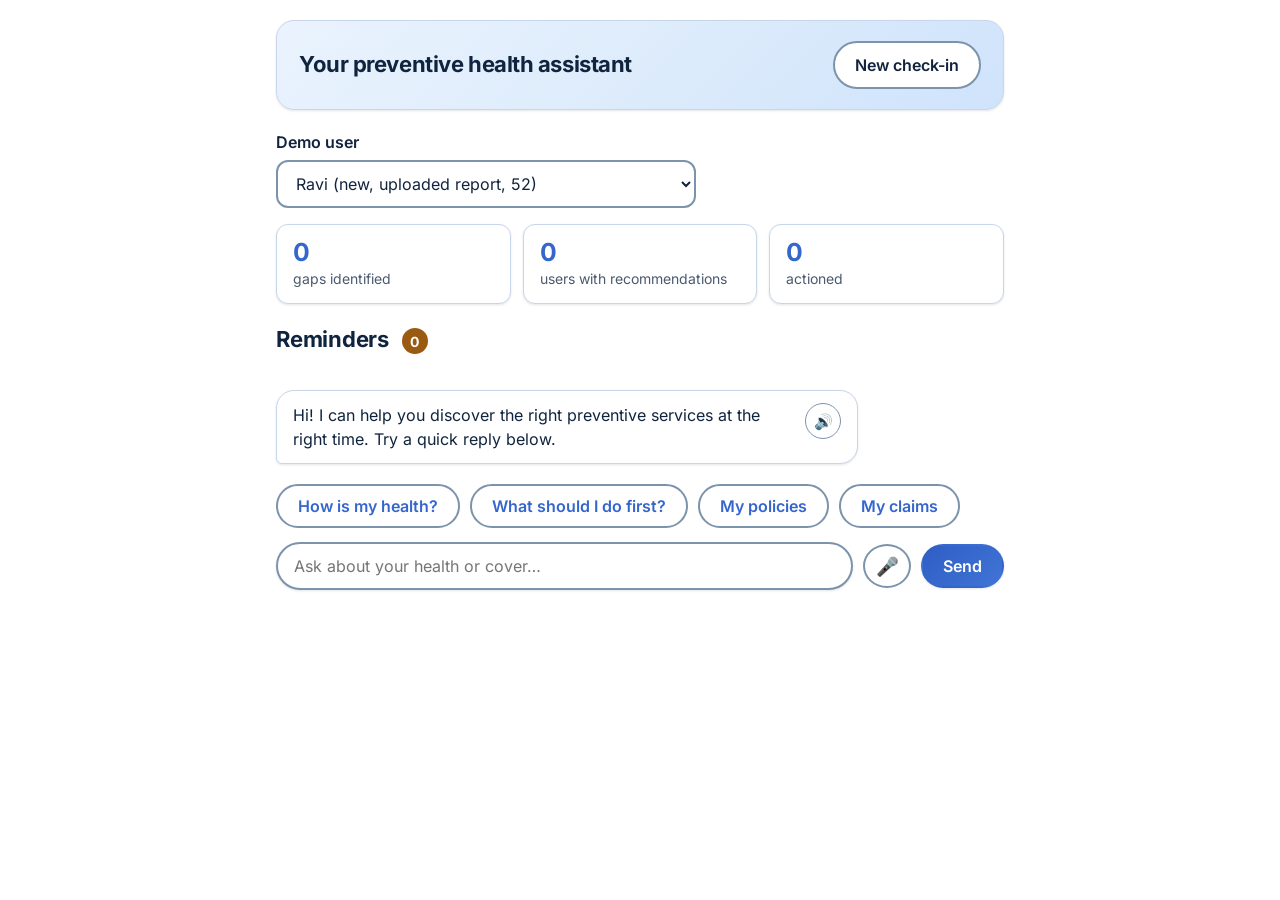
<file: bupa-preventive-assistant/web/index.html>
<!DOCTYPE html>
<html lang="en">
<head>
  <meta charset="utf-8" />
  <meta name="viewport" content="width=device-width, initial-scale=1" />
  <title>Bupa Preventive Health Assistant</title>
  <link rel="stylesheet" href="styles/tokens.css?v=13" />
  <link rel="stylesheet" href="styles/senior-mode.css?v=13" />
  <link rel="stylesheet" href="styles/app.css?v=13" />
</head>
<body>
  <main class="app">
    <header class="topbar">
      <h1>Your preventive health assistant</h1>
      <div>
        <a class="btn secondary" href="survey.html">New check-in</a>
      </div>
    </header>

    <!-- demo user picker -->
    <div class="field">
      <label for="userSelect">Demo user</label>
      <select id="userSelect" aria-label="Choose a demo user"></select>
    </div>

    <!-- live impact counters (§16) -->
    <section class="impact" id="impact" aria-live="polite">
      <span class="stat"><b id="gaps">0</b> gaps identified</span>
      <span class="stat"><b id="recos">0</b> users with recommendations</span>
      <span class="stat"><b id="actioned">0</b> actioned</span>
    </section>

    <!-- notifications -->
    <section aria-labelledby="notifH">
      <h2 id="notifH">Reminders <span class="badge" id="notifBadge">0</span></h2>
      <div id="notifs"></div>
    </section>

    <!-- chat -->
    <section aria-labelledby="chatH">
      <h2 id="chatH" class="sr-only">Chat</h2>
      <div class="messages" id="messages" aria-live="polite"></div>

      <div class="quick-replies" id="quickReplies">
        <button data-msg="How is my health?">How is my health?</button>
        <button data-msg="What should I do first?">What should I do first?</button>
        <button data-msg="What are my policies?">My policies</button>
        <button data-msg="Show my claims">My claims</button>
      </div>

      <form id="chatForm">
        <label class="sr-only" for="chatInput">Type a message</label>
        <input id="chatInput" placeholder="Ask about your health or cover…" autocomplete="off" />
        <button type="button" id="micBtn" class="mic" aria-label="Speak your message" aria-pressed="false" title="Speak your message">🎤</button>
        <button type="submit">Send</button>
      </form>
    </section>
  </main>

  <script src="config.js?v=13"></script>
  <script src="mock.js?v=13"></script>
  <script src="voice.js?v=13"></script>
  <script src="chat.js?v=13"></script>
</body>
</html>
</file>
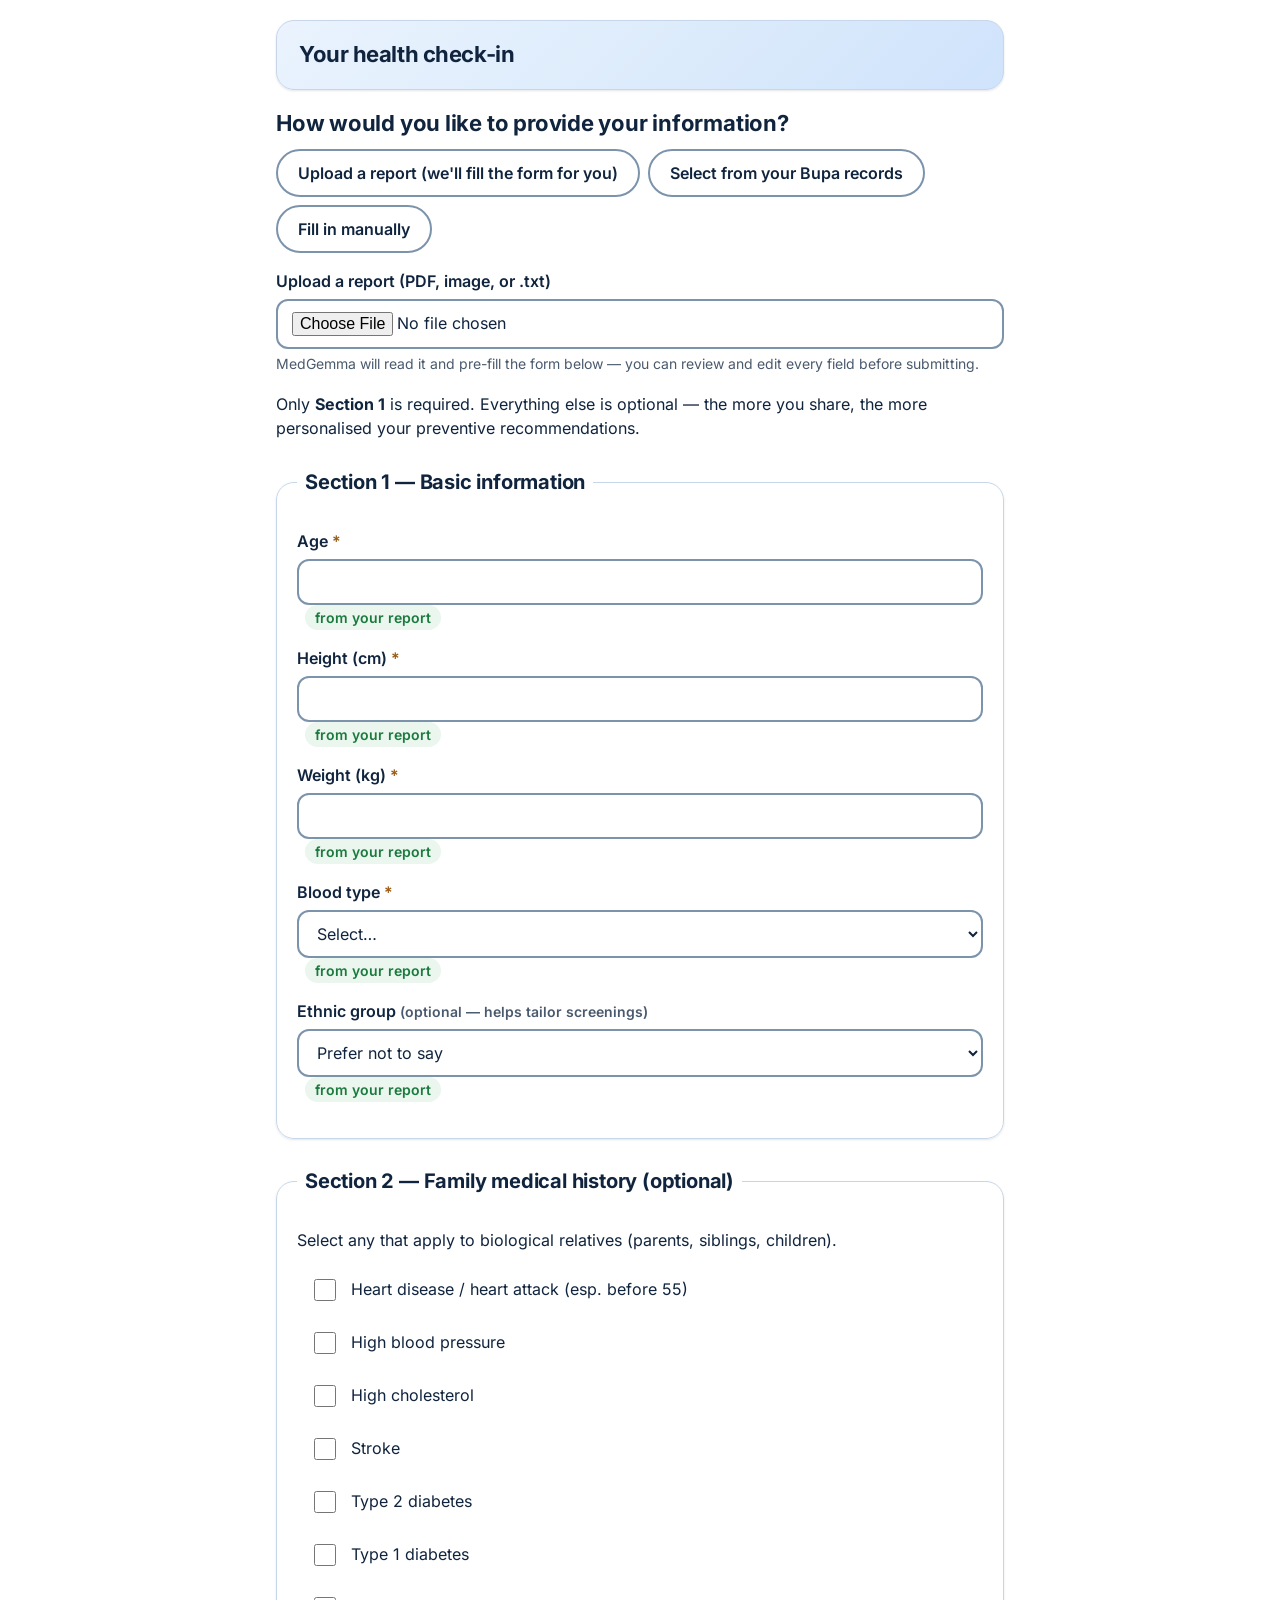
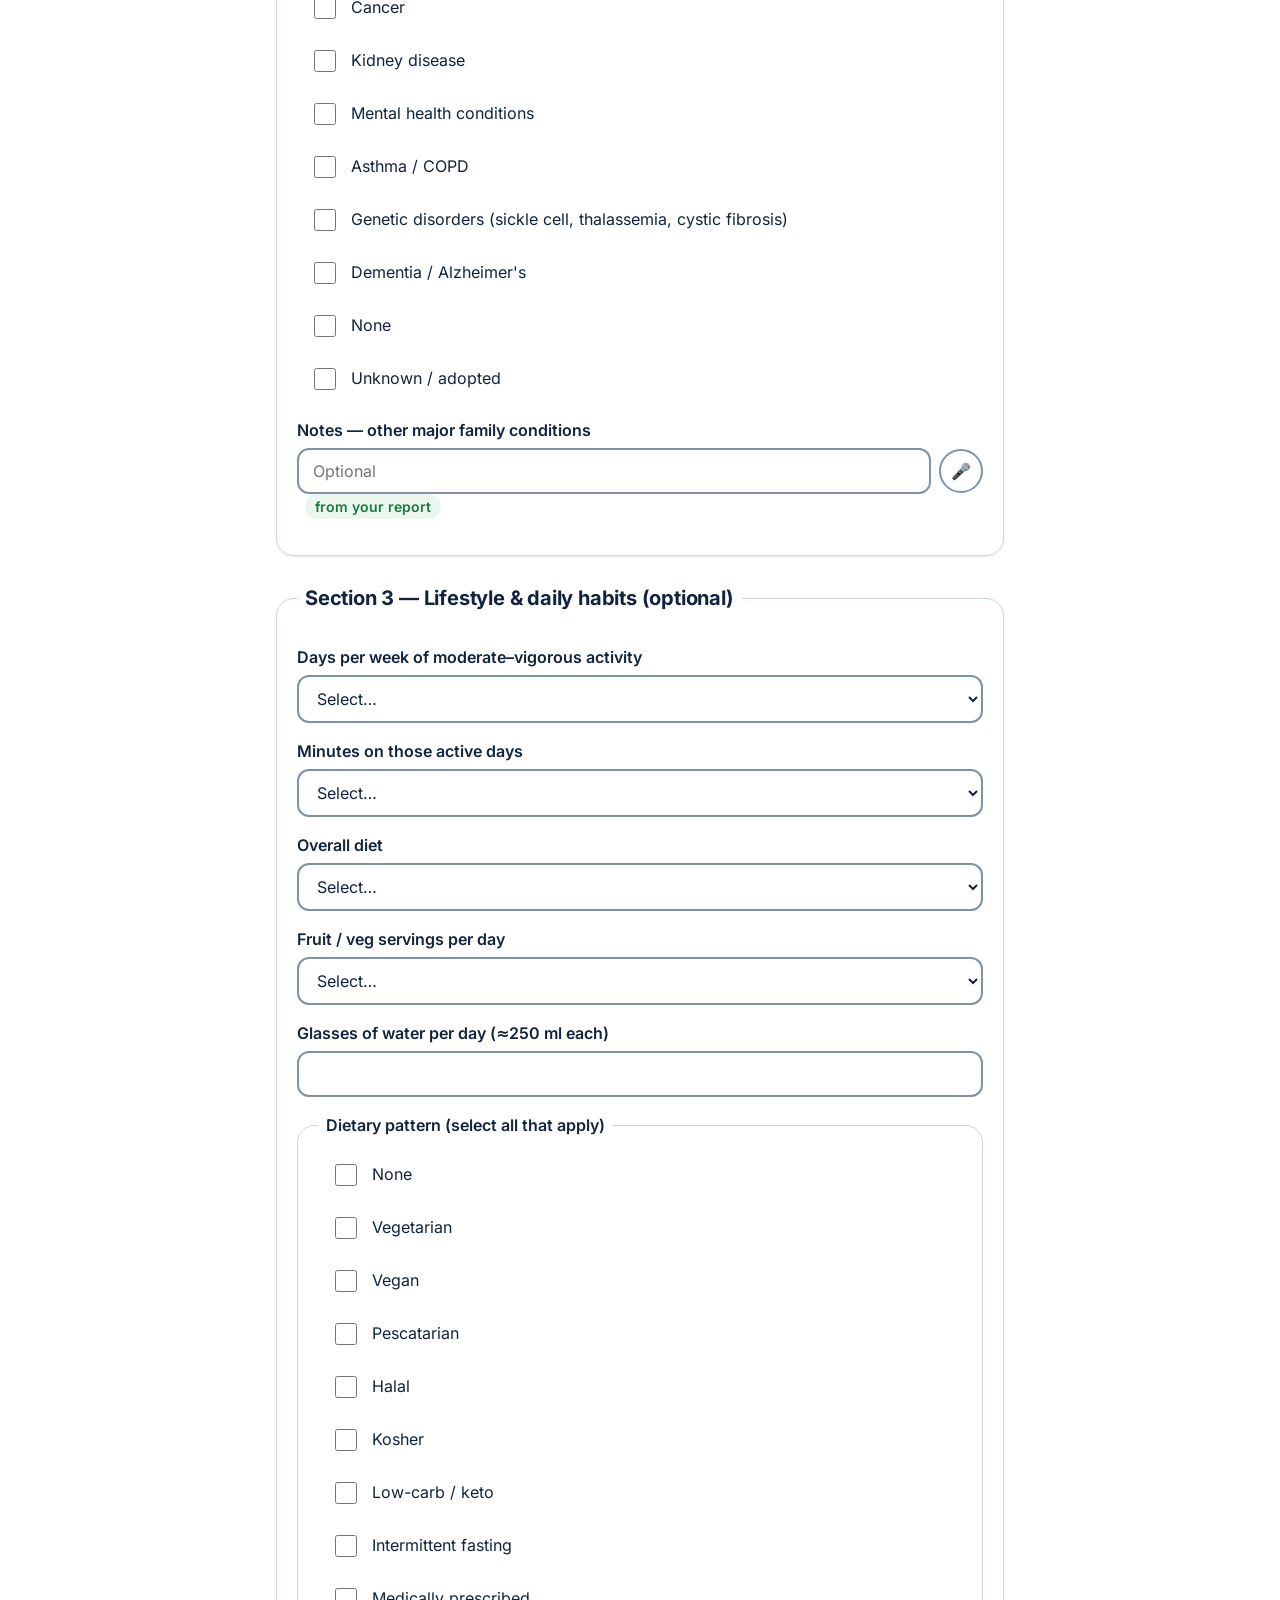
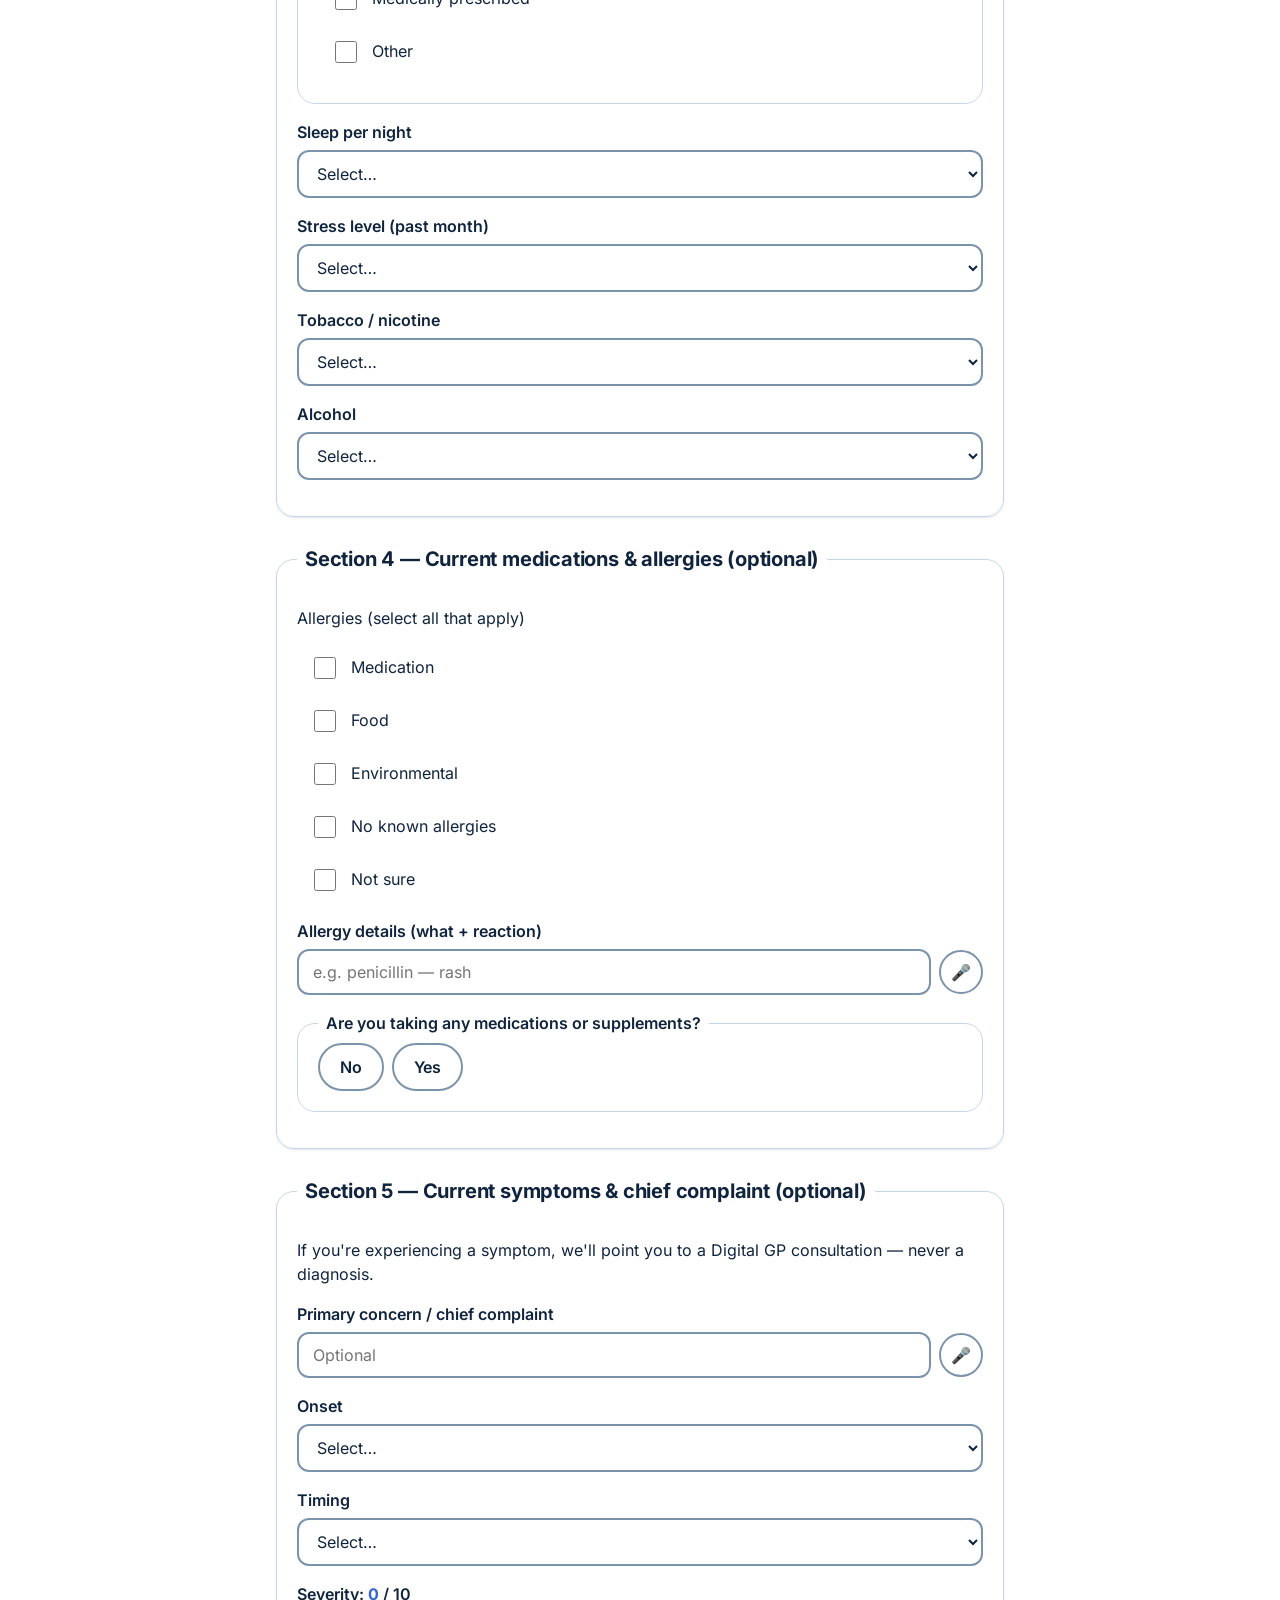
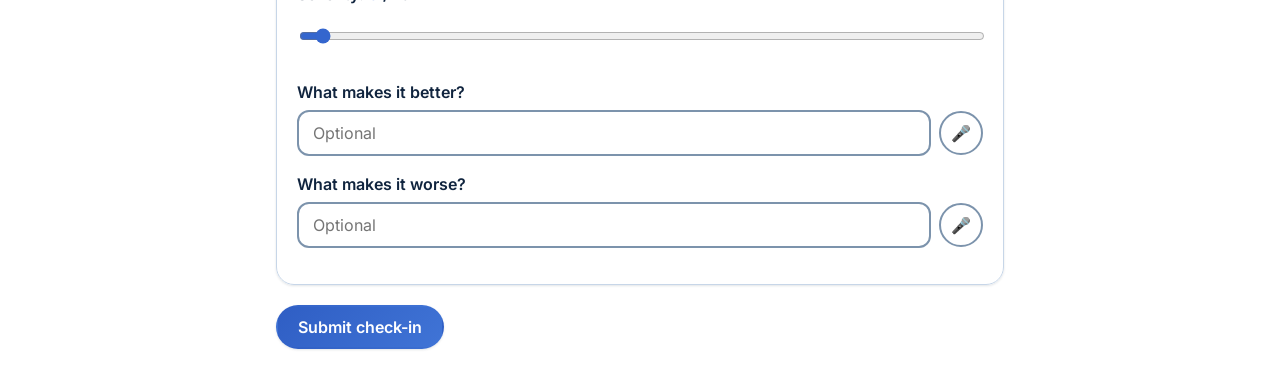
<file: bupa-preventive-assistant/web/survey.html>
<!DOCTYPE html>
<html lang="en">
<head>
  <meta charset="utf-8" />
  <meta name="viewport" content="width=device-width, initial-scale=1" />
  <title>Pre-survey — Bupa Preventive Health Assistant</title>
  <link rel="stylesheet" href="styles/tokens.css?v=13" />
  <link rel="stylesheet" href="styles/senior-mode.css?v=13" />
  <link rel="stylesheet" href="styles/app.css?v=13" />
</head>
<body>
  <main class="app">
    <header class="topbar">
      <h1>Your health check-in</h1>
    </header>

    <!-- 4.5 input-method choice -->
    <section aria-labelledby="methodH">
      <h2 id="methodH">How would you like to provide your information?</h2>
      <div class="choice-row" style="display:flex; gap:8px; flex-wrap:wrap;">
        <label class="btn secondary">
          <input type="radio" name="method" value="upload" class="sr-only" checked />
          Upload a report (we'll fill the form for you)
        </label>
        <label class="btn secondary">
          <input type="radio" name="method" value="bupa_records" class="sr-only" />
          Select from your Bupa records
        </label>
        <label class="btn secondary">
          <input type="radio" name="method" value="manual" class="sr-only" />
          Fill in manually
        </label>
      </div>

      <div class="field" id="uploadArea">
        <label for="reportFile">Upload a report (PDF, image, or .txt)</label>
        <input type="file" id="reportFile" accept=".pdf,.png,.jpg,.jpeg,.txt" />
        <p class="hint" id="uploadStatus">MedGemma will read it and pre-fill the form below — you can review and edit every field before submitting.</p>
      </div>

      <div class="field" id="recordsArea" style="display:none;">
        <button type="button" id="pullRecords" class="secondary">Pull from my Bupa records</button>
        <p class="hint" id="recordsStatus">We'll pre-fill the form from your most recent Bupa records — you can review and edit every field before submitting.</p>
      </div>
    </section>

    <p class="hint">Only <strong>Section 1</strong> is required. Everything else is optional — the more you share, the more personalised your preventive recommendations.</p>

    <form id="surveyForm">
      <!-- ============ SECTION 1 — Basic information (MANDATORY) ============ -->
      <fieldset>
        <legend><h2 id="s1H">Section 1 — Basic information</h2></legend>

        <div class="field">
          <label class="required" for="age">Age</label>
          <input id="age" name="age" type="number" inputmode="numeric" min="0" max="120" required />
          <span class="prefilled-tag" data-for="age" hidden>from your report</span>
        </div>
        <div class="field">
          <label class="required" for="height">Height (cm)</label>
          <input id="height" name="height_cm" type="number" inputmode="numeric" min="50" max="250" required />
          <span class="prefilled-tag" data-for="height" hidden>from your report</span>
        </div>
        <div class="field">
          <label class="required" for="weight">Weight (kg)</label>
          <input id="weight" name="weight_kg" type="number" inputmode="numeric" min="20" max="400" required />
          <span class="prefilled-tag" data-for="weight" hidden>from your report</span>
        </div>
        <div class="field">
          <label class="required" for="blood">Blood type</label>
          <select id="blood" name="blood_type" required>
            <option value="">Select…</option>
            <option>O+</option><option>O-</option><option>A+</option><option>A-</option>
            <option>B+</option><option>B-</option><option>AB+</option><option>AB-</option>
          </select>
          <span class="prefilled-tag" data-for="blood" hidden>from your report</span>
        </div>
        <div class="field">
          <label for="ethnicity">Ethnic group <span class="hint">(optional — helps tailor screenings)</span></label>
          <select id="ethnicity" name="ethnicity">
            <option value="">Prefer not to say</option>
            <option value="white">White</option>
            <option value="black">Black / African / Caribbean</option>
            <option value="asian">Asian</option>
            <option value="mixed">Mixed / Multiple</option>
            <option value="other">Other</option>
          </select>
          <span class="prefilled-tag" data-for="ethnicity" hidden>from your report</span>
        </div>
      </fieldset>

      <!-- ============ SECTION 2 — Family medical history (optional) ============ -->
      <fieldset>
        <legend><h2>Section 2 — Family medical history <span class="hint">(optional)</span></h2></legend>
        <p class="hint" id="famH">Select any that apply to biological relatives (parents, siblings, children).</p>
        <div class="check-list" role="group" aria-labelledby="famH">
          <label><input type="checkbox" name="famhist" value="heart_disease" /> Heart disease / heart attack (esp. before 55)</label>
          <label><input type="checkbox" name="famhist" value="high_blood_pressure" /> High blood pressure</label>
          <label><input type="checkbox" name="famhist" value="high_cholesterol" /> High cholesterol</label>
          <label><input type="checkbox" name="famhist" value="stroke" /> Stroke</label>
          <label><input type="checkbox" name="famhist" value="type2_diabetes" /> Type 2 diabetes</label>
          <label><input type="checkbox" name="famhist" value="type1_diabetes" /> Type 1 diabetes</label>
          <label><input type="checkbox" name="famhist" value="cancer" /> Cancer</label>
          <label><input type="checkbox" name="famhist" value="kidney_disease" /> Kidney disease</label>
          <label><input type="checkbox" name="famhist" value="mental_health" /> Mental health conditions</label>
          <label><input type="checkbox" name="famhist" value="asthma_copd" /> Asthma / COPD</label>
          <label><input type="checkbox" name="famhist" value="genetic_disorder" /> Genetic disorders (sickle cell, thalassemia, cystic fibrosis)</label>
          <label><input type="checkbox" name="famhist" value="dementia" /> Dementia / Alzheimer's</label>
          <label><input type="checkbox" name="famhist" value="none" /> None</label>
          <label><input type="checkbox" name="famhist" value="unknown" /> Unknown / adopted</label>
        </div>
        <div class="field" id="cancerDetailField" hidden>
          <label for="cancerDetail">Cancer — type and relative</label>
          <input id="cancerDetail" type="text" placeholder="e.g. breast cancer, mother" />
        </div>
        <div class="field">
          <label for="famNotes">Notes — other major family conditions</label>
          <input id="famNotes" type="text" placeholder="Optional" />
          <span class="prefilled-tag" data-for="family" hidden>from your report</span>
        </div>
      </fieldset>

      <!-- ============ SECTION 3 — Lifestyle & daily habits (optional) ============ -->
      <fieldset>
        <legend><h2>Section 3 — Lifestyle &amp; daily habits <span class="hint">(optional)</span></h2></legend>

        <div class="field">
          <label for="activity">Days per week of moderate–vigorous activity</label>
          <select id="activity" name="activity_days">
            <option value="">Select…</option>
            <option value="0">0 days</option><option value="1-2">1–2 days</option>
            <option value="3-4">3–4 days</option><option value="5+">5+ days</option>
          </select>
        </div>
        <div class="field">
          <label for="activityMin">Minutes on those active days</label>
          <select id="activityMin" name="activity_minutes">
            <option value="">Select…</option>
            <option value="<15">Under 15</option><option value="15-30">15–30</option>
            <option value="30-60">30–60</option><option value=">60">Over 60</option>
          </select>
        </div>
        <div class="field">
          <label for="diet">Overall diet</label>
          <select id="diet" name="diet">
            <option value="">Select…</option>
            <option value="excellent">Excellent</option><option value="good">Good</option>
            <option value="fair">Fair</option><option value="poor">Poor</option>
          </select>
        </div>
        <div class="field">
          <label for="fruitveg">Fruit / veg servings per day</label>
          <select id="fruitveg" name="fruit_veg">
            <option value="">Select…</option>
            <option value="0">0</option><option value="1-2">1–2</option>
            <option value="3-4">3–4</option><option value="5+">5+</option>
          </select>
        </div>
        <div class="field">
          <label for="water">Glasses of water per day (≈250 ml each)</label>
          <input id="water" name="water_glasses" type="number" inputmode="numeric" min="0" max="30" />
        </div>
        <fieldset class="subfieldset">
          <legend>Dietary pattern (select all that apply)</legend>
          <div class="check-list">
            <label><input type="checkbox" name="dietpat" value="none" /> None</label>
            <label><input type="checkbox" name="dietpat" value="vegetarian" /> Vegetarian</label>
            <label><input type="checkbox" name="dietpat" value="vegan" /> Vegan</label>
            <label><input type="checkbox" name="dietpat" value="pescatarian" /> Pescatarian</label>
            <label><input type="checkbox" name="dietpat" value="halal" /> Halal</label>
            <label><input type="checkbox" name="dietpat" value="kosher" /> Kosher</label>
            <label><input type="checkbox" name="dietpat" value="low_carb_keto" /> Low-carb / keto</label>
            <label><input type="checkbox" name="dietpat" value="intermittent_fasting" /> Intermittent fasting</label>
            <label><input type="checkbox" name="dietpat" value="medically_prescribed" /> Medically prescribed</label>
            <label><input type="checkbox" name="dietpat" value="other" /> Other</label>
          </div>
        </fieldset>
        <div class="field">
          <label for="sleep">Sleep per night</label>
          <select id="sleep" name="sleep_hours">
            <option value="">Select…</option>
            <option value="<5">Under 5 hours</option><option value="5-6">5–6 hours</option>
            <option value="7-8">7–8 hours</option><option value="9+">9+ hours</option>
          </select>
        </div>
        <div class="field">
          <label for="stress">Stress level (past month)</label>
          <select id="stress" name="stress">
            <option value="">Select…</option>
            <option value="low">Low</option><option value="moderate">Moderate</option>
            <option value="high">High</option><option value="severe">Severe</option>
          </select>
        </div>
        <div class="field">
          <label for="tobacco">Tobacco / nicotine</label>
          <select id="tobacco" name="tobacco">
            <option value="">Select…</option>
            <option value="daily">Yes, daily</option><option value="occasionally">Yes, occasionally</option>
            <option value="former">Former (quit)</option><option value="never">Never</option>
          </select>
        </div>
        <div class="field">
          <label for="alcohol">Alcohol</label>
          <select id="alcohol" name="alcohol">
            <option value="">Select…</option>
            <option value="never">Never</option><option value="monthly_or_less">Monthly or less</option>
            <option value="2-4_month">2–4 times / month</option>
            <option value="2-3_week">2–3 times / week</option>
            <option value="4+_week">4+ times / week</option>
          </select>
        </div>
      </fieldset>

      <!-- ============ SECTION 4 — Medications & allergies (optional) ============ -->
      <fieldset>
        <legend><h2>Section 4 — Current medications &amp; allergies <span class="hint">(optional)</span></h2></legend>
        <p class="hint" id="allergyH">Allergies (select all that apply)</p>
        <div class="check-list" role="group" aria-labelledby="allergyH">
          <label><input type="checkbox" name="allergy" value="medication" /> Medication</label>
          <label><input type="checkbox" name="allergy" value="food" /> Food</label>
          <label><input type="checkbox" name="allergy" value="environmental" /> Environmental</label>
          <label><input type="checkbox" name="allergy" value="none_known" /> No known allergies</label>
          <label><input type="checkbox" name="allergy" value="not_sure" /> Not sure</label>
        </div>
        <div class="field">
          <label for="allergyDetails">Allergy details (what + reaction)</label>
          <input id="allergyDetails" type="text" placeholder="e.g. penicillin — rash" />
        </div>

        <fieldset class="subfieldset">
          <legend>Are you taking any medications or supplements?</legend>
          <div class="choice-row" style="display:flex; gap:8px; flex-wrap:wrap;">
            <label class="btn secondary"><input type="radio" name="takesMeds" value="no" class="sr-only" checked /> No</label>
            <label class="btn secondary"><input type="radio" name="takesMeds" value="yes" class="sr-only" /> Yes</label>
          </div>
        </fieldset>
        <div id="medsArea" hidden>
          <div id="medsRows"></div>
          <button type="button" id="addMed" class="secondary">+ Add medication</button>
        </div>
      </fieldset>

      <!-- ============ SECTION 5 — Symptoms & chief complaint (optional) ============ -->
      <fieldset>
        <legend><h2>Section 5 — Current symptoms &amp; chief complaint <span class="hint">(optional)</span></h2></legend>
        <p class="hint">If you're experiencing a symptom, we'll point you to a Digital GP consultation — never a diagnosis.</p>
        <div class="field">
          <label for="chief">Primary concern / chief complaint</label>
          <input id="chief" name="chief_complaint" type="text" placeholder="Optional" />
        </div>
        <div class="field">
          <label for="onset">Onset</label>
          <select id="onset" name="onset">
            <option value="">Select…</option>
            <option value="<24h">Under 24 hours</option><option value="few_days">A few days</option>
            <option value="1-2_weeks">1–2 weeks</option><option value="1-6_months">1–6 months</option>
            <option value=">6_months">Over 6 months</option>
          </select>
        </div>
        <div class="field">
          <label for="timing">Timing</label>
          <select id="timing" name="timing">
            <option value="">Select…</option>
            <option value="constant">Constant</option><option value="intermittent">Intermittent</option>
            <option value="progressive">Progressive</option>
          </select>
        </div>
        <div class="field">
          <label for="severity">Severity: <output id="severityOut">0</output> / 10</label>
          <input id="severity" name="severity" type="range" min="0" max="10" step="1" value="0" />
        </div>
        <div class="field">
          <label for="better">What makes it better?</label>
          <input id="better" type="text" placeholder="Optional" />
        </div>
        <div class="field">
          <label for="worse">What makes it worse?</label>
          <input id="worse" type="text" placeholder="Optional" />
        </div>
      </fieldset>

      <button type="submit">Submit check-in</button>
    </form>

    <section id="result" hidden aria-live="polite" style="margin-top:16px;">
      <h2>Your overview</h2>
      <div id="resultText"></div>
      <div id="resultCards"></div>
      <a class="btn" href="index.html">Go to assistant</a>
    </section>
  </main>

  <script src="config.js?v=13"></script>
  <script src="mock.js?v=13"></script>
  <script src="voice.js?v=13"></script>
  <script src="upload.js?v=13"></script>
</body>
</html>
</file>
<file: bupa-preventive-assistant/web/styles/tokens.css>
/* =====================================================================
   Accessibility design tokens (spec §18) — Adult baseline.
   Senior tier lives in senior-mode.css and flips these via html.senior.
   Font: Atkinson Hyperlegible (LOCKED, §18.1). Self-hosted — drop the .woff2
   files into web/styles/fonts/ and they load with no third-party request.
   ===================================================================== */

/* One common font for BOTH modes: Inter (self-hosted variable font, latin).
   A single file covers the whole 100–900 weight axis, so weights stay perfectly
   consistent between Normal and Senior mode — only the size changes. */
@font-face {
  font-family: "Inter";
  font-style: normal;
  font-weight: 100 900;      /* variable axis */
  font-display: swap;
  src: url("./fonts/Inter.woff2") format("woff2");
}

:root {
  /* type */
  --font-sans: "Inter", system-ui, -apple-system, "Segoe UI", Roboto, sans-serif;
  --fs-body: 1rem;          /* 16px */
  --fs-caption: 0.875rem;   /* 14px */
  --fs-h3: 1.25rem;         /* 20px */
  --fs-h2: 1.375rem;        /* 22px */
  --fs-h1: 1.75rem;         /* 28px */
  --fw-body: 400;
  --fw-emph: 600;
  --fw-head: 700;
  --lh-body: 1.5;
  --lh-head: 1.25;
  --space-para: 2em;

  /* interaction */
  --tap-min: 44px;
  --focus-ring: 2px solid #3466CE;

  /* colour — LIGHT BLUE theme. Dark navy text on light blue keeps AAA contrast
     (dark-on-tint ~12:1); white cards lift off the blue page. */
  --color-text: #10243E;       /* dark navy, ~14:1 on white */
  --color-muted: #4A5A6E;      /* still >= 7:1 on white */
  --color-bg: #FFFFFF;         /* clean white page */
  --color-surface: #FFFFFF;    /* white cards/inputs (separated by border + shadow) */
  --color-border: #C7D6E8;     /* soft blue-grey hairline for card edges */
  --color-border-strong: #7C93AC; /* >= 3:1 on white — for form controls/buttons (1.4.11) */
  --color-brand: #3466CE;      /* calmer, desaturated blue for buttons/CTAs */
  --color-brand-ink: #FFFFFF;
  --color-ok: #1B7A3D;
  --color-ok-bg: #EAF6EE;
  --color-warn-bg: #FFF6EC;
  --color-warn-ink: #9A5A12;   /* icon+label pair, never colour alone */
  --color-brand-2: #6C97DE;    /* soft blue accent for gradients (no bright cyan) */
  --radius: 12px;
  --radius-lg: 18px;
  --radius-pill: 999px;

  /* modern depth + gradients — soft & light, easy on the eyes */
  --page-grad: #FFFFFF;        /* clean white page background */
  --header-grad: linear-gradient(135deg, #EAF3FE 0%, #DCEBFB 55%, #CFE3FB 100%); /* light airy blue, navy text */
  --brand-grad: linear-gradient(135deg, #2F5EC4 0%, #4074D6 100%); /* calm royal blue, white text safe */
  --shadow-sm: 0 1px 2px rgba(16,36,62,.05), 0 1px 3px rgba(16,36,62,.07);
  --shadow-md: 0 4px 14px rgba(16,36,62,.08);
  --shadow-lg: 0 14px 34px rgba(16,36,62,.12);
  --ring-brand: 0 0 0 4px rgba(52,102,206,.16);
}

/* Light theme only: the app deliberately stays on a clean white background and
   does not switch to a dark palette with the OS setting. */
</file>
<file: bupa-preventive-assistant/web/styles/senior-mode.css>
/* =====================================================================
   Senior tier (spec §18) — one class swap on <html class="senior">.
   Scales type, leading and tap targets up; contrast already exceeds 7:1 (AAA).
   ===================================================================== */

html.senior {
  /* Font size stays identical to Normal mode (no zoom) — same typeface AND
     same size in both modes. Senior mode only changes touch targets, spacing
     and decoration, never the text size. */
  --tap-min: 52px;
  --space-para: 2.25em;

  /* Minimalist tier: flat surfaces (no shadows), solid colours (no gradients),
     calmer radii — less decoration, more clarity for older eyes. */
  --shadow-sm: none;
  --shadow-md: none;
  --shadow-lg: none;
  --header-grad: #EDF4FE;                 /* flat, quiet header */
  --brand-grad: var(--color-brand);       /* solid, no gradient */
  --radius: 10px;
  --radius-lg: 12px;
}

/* In Senior Mode, make choice controls full-width, easy-to-hit rows. */
html.senior .quick-replies button,
html.senior .choice-row {
  display: block;
  width: 100%;
  text-align: left;
}

/* No motion/hover flourishes — keep it steady and calm. */
html.senior button:hover, html.senior .btn:hover,
html.senior .quick-replies button:hover { transform: none; }
html.senior .msg, html.senior .reco-card, html.senior .notif { animation: none; }

/* Flatten cards to a single clean hairline; slimmer accent bar. */
html.senior .topbar { border: 1px solid var(--color-border); }
html.senior .impact .stat,
html.senior .reco-card,
html.senior .notif,
html.senior fieldset { box-shadow: none; }
html.senior .reco-card::before { width: 4px; }

/* De-emphasise the technical "why / trigger data" panel: plain muted text,
   no tinted box — the plain-language reason already explains why. */
html.senior .reco-card .trigger {
  background: none; border: 0; padding: 4px 0;
  color: var(--color-muted);
}
</file>
<file: bupa-preventive-assistant/web/styles/app.css>
/* Modern component + layout styles. Consumes tokens.css. Accessibility-first (§18):
   type scale, contrast, tap targets and Senior Mode all driven by tokens. */

*, *::before, *::after { box-sizing: border-box; }

body {
  margin: 0;
  font-family: var(--font-sans);
  font-size: var(--fs-body);
  font-weight: var(--fw-body);
  line-height: var(--lh-body);
  color: var(--color-text);
  background: var(--page-grad) fixed;
  background-color: var(--color-bg);
  text-align: left;
  -webkit-font-smoothing: antialiased;
}

h1 { font-size: var(--fs-h1); line-height: var(--lh-head); letter-spacing: -0.02em; }
h2 { font-size: var(--fs-h2); line-height: var(--lh-head); letter-spacing: -0.01em; }
h3 { font-size: var(--fs-h3); line-height: var(--lh-head); }
p + p { margin-top: var(--space-para); }

:focus-visible { outline: var(--focus-ring); outline-offset: 2px; border-radius: 4px; }

@media (prefers-reduced-motion: no-preference) {
  .msg, .reco-card, .notif { animation: rise .28s ease both; }
  @keyframes rise { from { opacity: 0; transform: translateY(8px); } to { opacity: 1; transform: none; } }
}
@media (prefers-reduced-motion: reduce) {
  *, *::before, *::after { animation: none !important; transition: none !important; }
}

.app {
  max-width: 760px;
  margin: 0 auto;
  padding: 20px 16px 40px;
}

/* ============ header — gradient banner ============ */
.topbar {
  display: flex; align-items: center; justify-content: space-between;
  gap: 12px; flex-wrap: wrap;
  background: var(--header-grad);
  color: var(--color-text);
  padding: 20px 22px;
  border-radius: var(--radius-lg);
  border: 1px solid var(--color-border);
  box-shadow: var(--shadow-sm);
  margin-bottom: 20px;
}
.topbar h1 { margin: 0; font-size: var(--fs-h2); color: var(--color-text); }
.topbar > div { display: flex; gap: 10px; flex-wrap: wrap; }
/* header buttons: clean white pills on the light banner */
.topbar .btn, .topbar button {
  background: #fff; color: var(--color-brand);
  border: 2px solid var(--color-border-strong); text-decoration: none;
}
.topbar .btn:hover, .topbar button:hover { border-color: var(--color-brand); }
.topbar button[aria-pressed="true"],
.topbar button[aria-pressed="true"]:hover {
  background: var(--color-brand); color: #fff; border-color: var(--color-brand);
}

/* ============ buttons ============ */
button, .btn {
  display: inline-flex; align-items: center; justify-content: center; gap: 8px;
  font-family: inherit; font-size: var(--fs-body); font-weight: var(--fw-emph);
  min-height: var(--tap-min); min-width: var(--tap-min);
  padding: 10px 20px; border-radius: var(--radius-pill);
  border: 2px solid transparent; background: var(--brand-grad);
  color: var(--color-brand-ink); cursor: pointer;
  box-shadow: var(--shadow-sm);
  transition: transform .12s ease, box-shadow .12s ease, background .12s ease;
  text-decoration: none;
}
button:hover, .btn:hover { transform: translateY(-1px); box-shadow: var(--shadow-md); }
button:active, .btn:active { transform: translateY(0); }
button.secondary, .btn.secondary {
  background: var(--color-surface); color: var(--color-text);
  border-color: var(--color-border-strong); box-shadow: none;
}
button.secondary:hover, .btn.secondary:hover { border-color: var(--color-brand); color: var(--color-brand); }

/* ============ generic panels ============ */
section { margin: 18px 0; }
section > h2 { margin: 0 0 12px; }

/* demo user picker */
.field > select#userSelect { max-width: 420px; }

/* ============ impact counter strip (§16) — stat cards ============ */
.impact {
  display: grid; grid-template-columns: repeat(3, 1fr); gap: 12px;
  padding: 0; margin: 4px 0 22px; background: none; border: 0;
}
.impact .stat {
  display: flex; flex-direction: column; gap: 2px;
  background: var(--color-surface); border: 1px solid var(--color-border);
  border-radius: var(--radius); padding: 14px 16px; box-shadow: var(--shadow-sm);
  font-weight: var(--fw-body); font-size: var(--fs-caption); color: var(--color-muted);
}
.impact .stat b {
  font-size: 1.55rem; line-height: 1.1; font-weight: var(--fw-head);
  color: var(--color-brand);
}

/* ============ chat ============ */
.messages { display: flex; flex-direction: column; gap: 14px; padding: 6px 0; }
.msg {
  max-width: 80%; padding: 12px 16px; border-radius: var(--radius-lg);
  box-shadow: var(--shadow-sm); position: relative;
}
.msg.user {
  align-self: flex-end; background: var(--brand-grad); color: var(--color-brand-ink);
  border-bottom-right-radius: 6px;
}
.msg.bot {
  align-self: flex-start; background: var(--color-surface);
  border: 1px solid var(--color-border); border-bottom-left-radius: 6px;
  display: flex; align-items: flex-start; gap: 8px;
}
.msg.bot .msg-text { flex: 1; }

/* ============ per-item speaker (listen) button ============ */
.speaker {
  min-width: 36px; min-height: 36px; width: 36px; height: 36px;
  padding: 0; border-radius: 50%; flex: 0 0 auto;
  background: var(--color-surface); color: var(--color-brand);
  border: 1.5px solid var(--color-border-strong); box-shadow: none;
  font-size: 0.95rem; line-height: 1;
}
.speaker:hover {
  border-color: var(--color-brand); transform: none; box-shadow: none;
  background: color-mix(in srgb, var(--color-brand) 8%, var(--color-surface));
}
/* speaker anchored to a card's top-right (recommendations, reminders) */
.speaker-card { position: absolute; top: 12px; right: 12px; }
html.senior .speaker { min-width: 44px; min-height: 44px; width: 44px; height: 44px; }

/* quick replies (the IP buttons) — pills */
.quick-replies { display: flex; flex-wrap: wrap; gap: 10px; margin: 14px 0; }
.quick-replies button {
  background: var(--color-surface); color: var(--color-brand);
  border: 2px solid var(--color-border-strong); box-shadow: none; font-weight: var(--fw-emph);
}
.quick-replies button:hover { border-color: var(--color-brand); background: color-mix(in srgb, var(--color-brand) 8%, var(--color-surface)); }

/* chat input row */
#chatForm { display: flex; gap: 10px; margin-top: 14px; align-items: center; }

/* mic (voice input) button */
.mic {
  width: 48px; min-width: 48px; min-height: var(--tap-min); padding: 0;
  border-radius: 50%; flex: 0 0 auto; font-size: 1.15rem;
  background: var(--color-surface); color: var(--color-brand);
  border: 2px solid var(--color-border-strong); box-shadow: none;
}
.mic:hover { border-color: var(--color-brand); transform: none; box-shadow: none;
  background: color-mix(in srgb, var(--color-brand) 8%, var(--color-surface)); }
.mic.listening {
  background: #D6215B; color: #fff; border-color: #D6215B;
  animation: micpulse 1.1s ease-in-out infinite;
}
@keyframes micpulse {
  0%, 100% { box-shadow: 0 0 0 0 rgba(214, 33, 91, .45); }
  50%      { box-shadow: 0 0 0 9px rgba(214, 33, 91, 0); }
}
/* inline mic beside a survey text field */
.input-mic { display: flex; gap: 8px; align-items: center; }
.field .input-mic input { flex: 1 1 auto; width: auto; min-width: 0; }
.mic-inline { width: 44px; min-width: 44px; height: 44px; min-height: 44px; font-size: 1rem; }
#chatInput {
  flex: 1; min-height: var(--tap-min); padding: 12px 16px;
  border-radius: var(--radius-pill); border: 2px solid var(--color-border-strong);
  background: var(--color-surface); color: var(--color-text);
  font-family: inherit; font-size: var(--fs-body); box-shadow: var(--shadow-sm);
}
#chatInput:focus { outline: none; border-color: var(--color-brand); box-shadow: var(--ring-brand); }

/* ============ recommendation card — all four transparency fields (§5.2) ============ */
.reco-card {
  position: relative; overflow: hidden;
  border: 1px solid var(--color-border); border-radius: var(--radius-lg);
  background: var(--color-surface); padding: 18px 56px 18px 22px; margin: 14px 0;
  box-shadow: var(--shadow-md);
}
.reco-card::before {
  content: ""; position: absolute; left: 0; top: 0; bottom: 0; width: 6px;
  background: var(--brand-grad);
}
.reco-card h3 { margin: 0 0 8px; color: var(--color-text); }
.reco-card .reason { margin: 0 0 12px; }
.reco-card .trigger {
  font-size: var(--fs-caption); color: var(--color-muted);
  background: color-mix(in srgb, var(--color-brand) 6%, var(--color-surface));
  border: 1px solid var(--color-border);
  border-radius: var(--radius); padding: 10px 12px; margin: 10px 0;
  overflow-x: auto;
}
.reco-card .trigger code { font-family: ui-monospace, "Cascadia Code", Consolas, monospace; }
.reco-card .next-step { font-weight: var(--fw-emph); color: var(--color-brand); margin: 6px 0 0; }
/* actionable next-step (a <button>): solid pill CTA */
.reco-card button.next-step {
  background: var(--brand-grad); color: var(--color-brand-ink);
  border: 0; padding: 10px 18px; margin-top: 6px; box-shadow: var(--shadow-sm);
}
.reco-card button.next-step:disabled {
  background: var(--color-ok-bg); color: var(--color-ok);
  cursor: default; transform: none; box-shadow: none;
}

/* ============ notifications — icon + label, never colour alone (1.4.1) ============ */
#notifs { display: flex; flex-direction: column; gap: 10px; }
.notif {
  position: relative;
  display: flex; gap: 12px; align-items: flex-start;
  padding: 14px 52px 14px 16px; border-radius: var(--radius);
  background: var(--color-warn-bg); color: var(--color-warn-ink);
  border: 1px solid var(--color-warn-ink); box-shadow: var(--shadow-sm);
}
.notif .speaker { color: var(--color-warn-ink); border-color: var(--color-warn-ink); }
.notif .icon {
  font-size: 1.1em; flex: 0 0 auto;
  width: 34px; height: 34px; display: inline-flex; align-items: center; justify-content: center;
  background: color-mix(in srgb, var(--color-warn-ink) 16%, transparent);
  border-radius: 50%;
}
.badge {
  display: inline-flex; align-items: center; justify-content: center;
  min-width: 26px; height: 26px; padding: 0 8px; border-radius: var(--radius-pill);
  background: var(--color-warn-ink); color: #fff; margin-left: 8px;
  font-size: var(--fs-caption); font-weight: var(--fw-head); vertical-align: middle;
}

/* ============ survey form ============ */
fieldset {
  border: 1px solid var(--color-border); border-radius: var(--radius-lg);
  padding: 8px 20px 20px; margin: 20px 0; background: var(--color-surface);
  box-shadow: var(--shadow-sm);
}
fieldset > legend { padding: 0 8px; }
fieldset > legend h2 { margin: 10px 0; font-size: var(--fs-h3); }
.subfieldset { margin: 16px 0; box-shadow: none; background: transparent; }
.subfieldset > legend { font-weight: var(--fw-emph); }

.field { margin: 16px 0; }
.field label { display: block; font-weight: var(--fw-emph); margin-bottom: 6px; }
.field input, .field select {
  font-family: inherit; font-size: var(--fs-body);
  width: 100%; min-height: var(--tap-min);
  padding: 11px 14px; border-radius: var(--radius);
  border: 2px solid var(--color-border-strong); background: var(--color-surface);
  color: var(--color-text); transition: border-color .12s ease, box-shadow .12s ease;
}
.field input:focus, .field select:focus {
  outline: none; border-color: var(--color-brand); box-shadow: var(--ring-brand);
}
.field .hint { font-size: var(--fs-caption); color: var(--color-muted); margin-top: 4px; }
.required::after { content: " *"; color: var(--color-warn-ink); }
.prefilled-tag {
  display: inline-block; font-size: var(--fs-caption); font-weight: var(--fw-emph);
  color: var(--color-ok); background: var(--color-ok-bg);
  padding: 2px 10px; border-radius: var(--radius-pill); margin-left: 8px;
}

/* checkbox / radio lists — generous, tappable rows (§18.6) */
.check-list { display: flex; flex-direction: column; gap: 8px; margin: 8px 0; }
.check-list label {
  display: flex; align-items: flex-start; gap: 12px;
  min-height: var(--tap-min); padding: 8px 12px; border-radius: var(--radius);
  font-weight: var(--fw-body); cursor: pointer; border: 1px solid transparent;
}
.check-list label:hover { background: color-mix(in srgb, var(--color-brand) 6%, var(--color-surface)); }
.check-list input[type="checkbox"],
.check-list input[type="radio"] { width: 22px; height: 22px; margin-top: 2px; flex: 0 0 auto; accent-color: var(--color-brand); }

/* input-method choice row — segmented pills */
.choice-row { display: flex; gap: 10px; flex-wrap: wrap; }

/* medication rows */
.med-row { display: flex; flex-wrap: wrap; gap: 8px; margin-bottom: 8px; }
.med-row input {
  flex: 1 1 140px; min-height: var(--tap-min);
  font-family: inherit; font-size: var(--fs-body);
  padding: 9px 12px; border-radius: var(--radius);
  border: 2px solid var(--color-border-strong); background: var(--color-surface);
  color: var(--color-text);
}

/* range / severity slider */
input[type="range"] { width: 100%; min-height: var(--tap-min); accent-color: var(--color-brand); }
#severityOut { font-weight: var(--fw-head); color: var(--color-brand); }

/* survey result panel */
#result {
  background: var(--color-surface); border: 1px solid var(--color-border);
  border-radius: var(--radius-lg); padding: 20px; box-shadow: var(--shadow-md);
}

.sr-only {
  position: absolute; width: 1px; height: 1px; padding: 0; margin: -1px;
  overflow: hidden; clip: rect(0,0,0,0); white-space: nowrap; border: 0;
}
</file>
